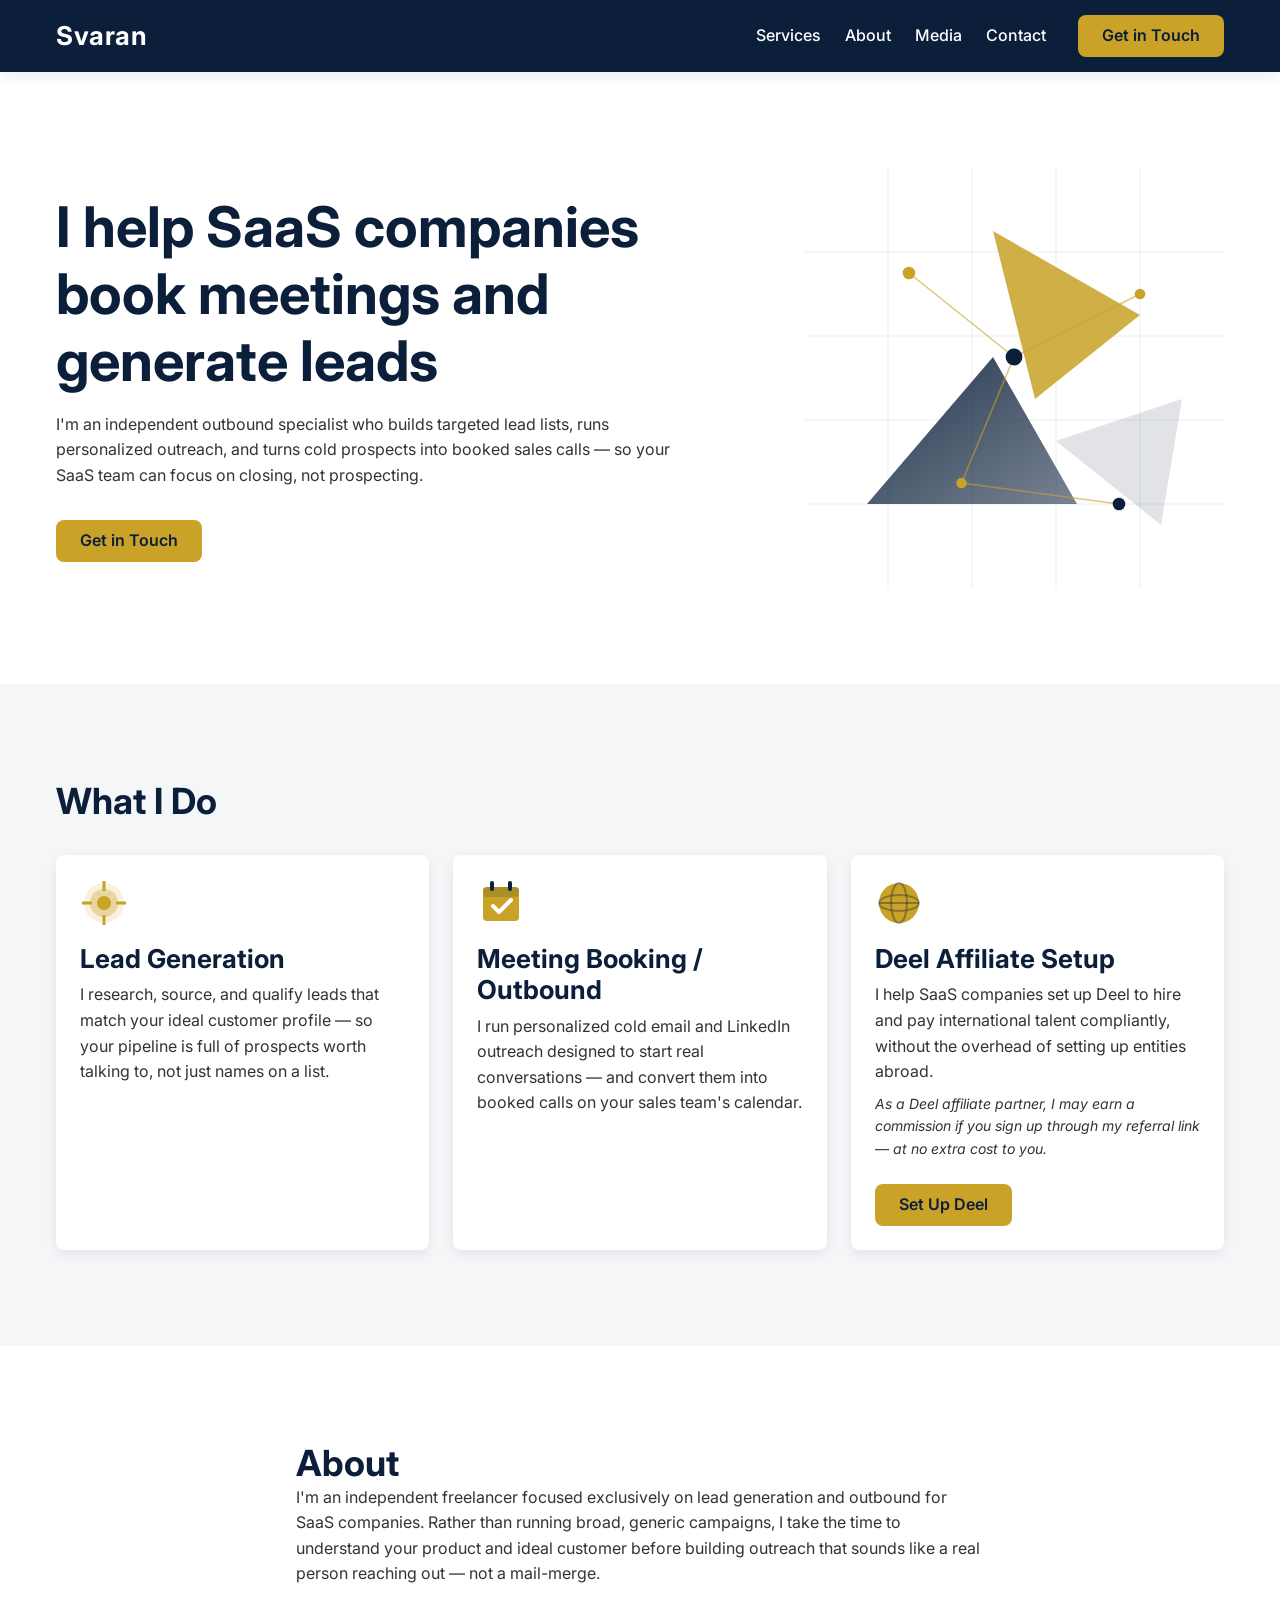
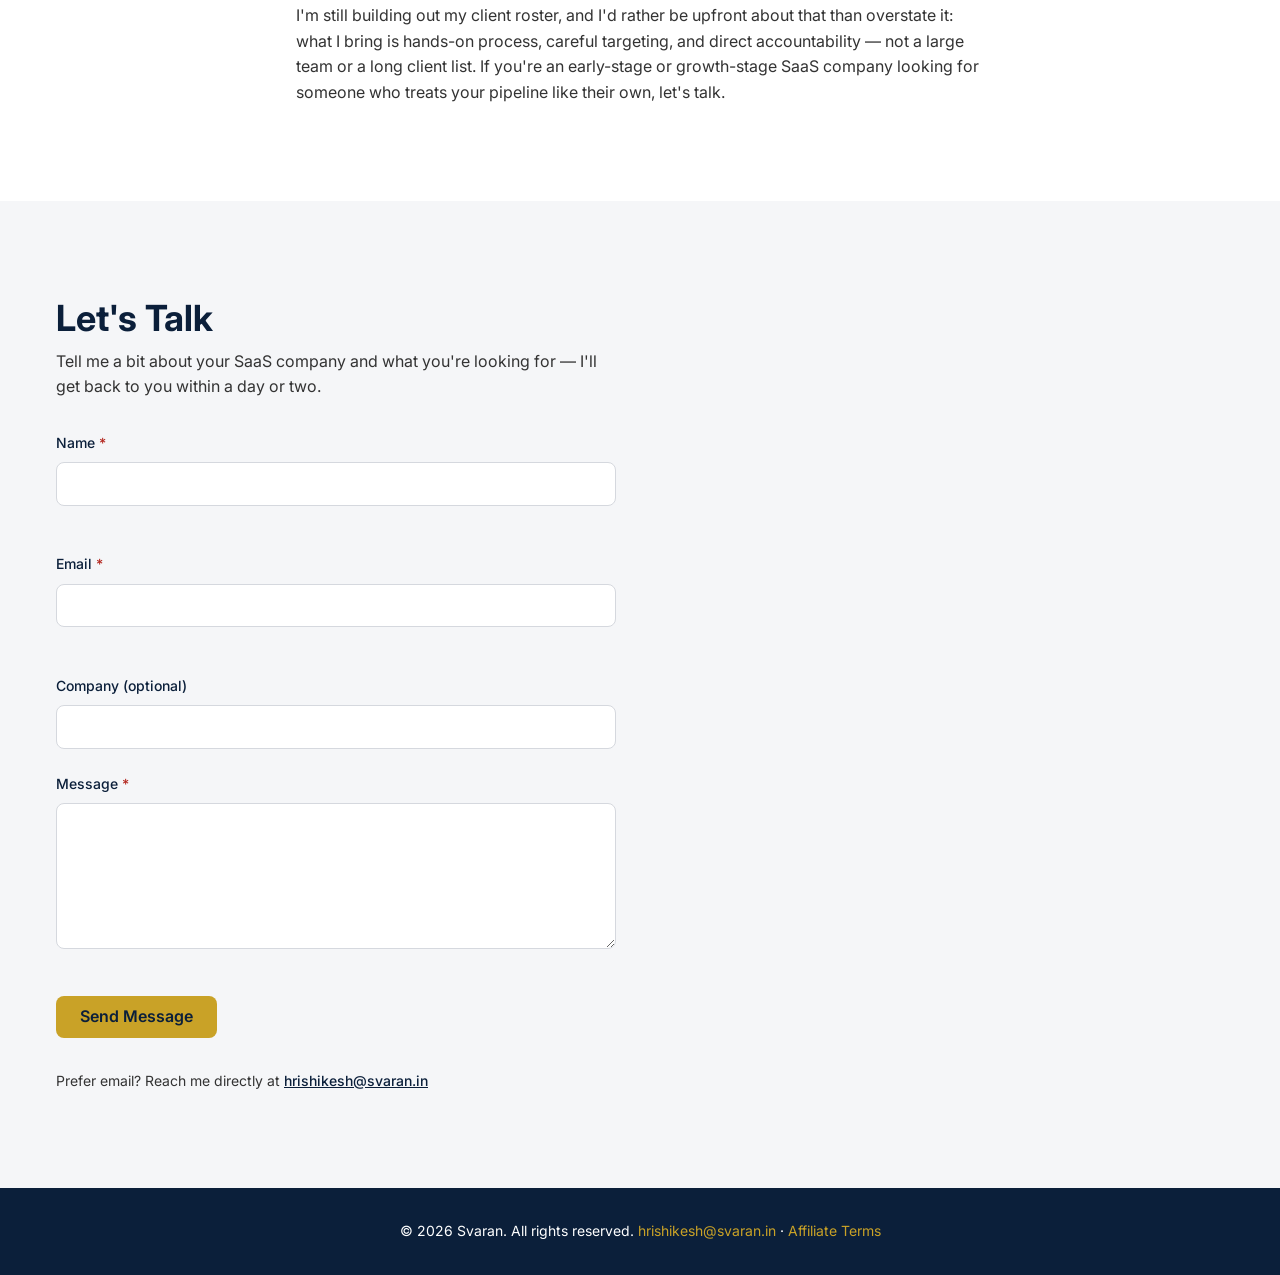
<file: index.html>
<!DOCTYPE html>
<html lang="en">
<head>
  <script>document.documentElement.classList.add('js');</script>

  <meta charset="UTF-8">
  <meta name="viewport" content="width=device-width, initial-scale=1.0">
  <title>Svaran — Lead Generation & Meeting Booking for SaaS Companies</title>
  <meta name="description" content="Freelance lead generation and outbound specialist helping SaaS companies book more sales meetings — plus Deel setup for global hiring.">

  <!-- Open Graph -->
  <meta property="og:title" content="Svaran — Lead Generation & Meeting Booking for SaaS Companies">
  <meta property="og:description" content="Freelance lead generation and outbound specialist helping SaaS companies book more sales meetings — plus Deel setup for global hiring.">
  <meta property="og:type" content="website">
  <meta property="og:url" content="https://svaran.in">
  <!-- ADD A REAL OG IMAGE (1200x630) TO /assets/ AND UPDATE THIS PATH BEFORE LAUNCH -->
  <meta property="og:image" content="https://svaran.in/assets/og-image.png">

  <link rel="icon" type="image/svg+xml" href="assets/favicon.svg">

  <!-- Google Fonts: Inter -->
  <link rel="preconnect" href="https://fonts.googleapis.com">
  <link rel="preconnect" href="https://fonts.gstatic.com" crossorigin>
  <link href="https://fonts.googleapis.com/css2?family=Inter:wght@400;500;600;700&display=swap" rel="stylesheet">

  <link rel="stylesheet" href="css/style.css">
</head>
<body>

  <header class="site-header">
    <nav class="nav container">
      <a href="#hero" class="nav-logo">Svaran</a>

      <button type="button" class="nav-toggle" aria-label="Toggle navigation menu" aria-expanded="false" aria-controls="nav-menu">
        <span class="nav-toggle-icon"></span>
      </button>

      <div class="nav-menu" id="nav-menu">
        <ul class="nav-links">
          <li><a href="#services">Services</a></li>
          <li><a href="#about">About</a></li>
          <li><a href="media.html">Media</a></li>
          <li><a href="#contact">Contact</a></li>
        </ul>
        <a href="#contact" class="btn btn-primary nav-cta">Get in Touch</a>
      </div>
    </nav>
  </header>

  <main>

    <!-- ============================== HERO ============================== -->
    <section id="hero">
      <div class="container hero-inner">
        <div class="hero-content fade-in">
          <h1>I help SaaS companies book meetings and generate leads</h1>
          <p class="hero-subhead">I'm an independent outbound specialist who builds targeted lead lists, runs personalized outreach, and turns cold prospects into booked sales calls — so your SaaS team can focus on closing, not prospecting.</p>
          <a href="#contact" class="btn btn-primary hero-cta">Get in Touch</a>
        </div>

        <div class="hero-graphic fade-in" aria-hidden="true">
          <svg viewBox="0 0 400 400" xmlns="http://www.w3.org/2000/svg" aria-hidden="true" focusable="false">
            <defs>
              <linearGradient id="heroGrad" x1="0%" y1="0%" x2="100%" y2="100%">
                <stop offset="0%" stop-color="var(--color-navy)" stop-opacity="0.9"/>
                <stop offset="100%" stop-color="var(--color-navy)" stop-opacity="0.55"/>
              </linearGradient>
            </defs>

            <!-- subtle grid -->
            <g stroke="var(--color-navy)" stroke-opacity="0.08" stroke-width="1">
              <line x1="0" y1="80" x2="400" y2="80"/>
              <line x1="0" y1="160" x2="400" y2="160"/>
              <line x1="0" y1="240" x2="400" y2="240"/>
              <line x1="0" y1="320" x2="400" y2="320"/>
              <line x1="80" y1="0" x2="80" y2="400"/>
              <line x1="160" y1="0" x2="160" y2="400"/>
              <line x1="240" y1="0" x2="240" y2="400"/>
              <line x1="320" y1="0" x2="320" y2="400"/>
            </g>

            <!-- overlapping angular shapes -->
            <polygon points="60,320 180,180 260,320" fill="url(#heroGrad)"/>
            <polygon points="180,60 320,140 220,220" fill="var(--color-gold)" fill-opacity="0.85"/>
            <polygon points="240,260 360,220 340,340" fill="var(--color-navy)" fill-opacity="0.12"/>

            <!-- network nodes / connections -->
            <g stroke="var(--color-gold)" stroke-width="1.5" stroke-opacity="0.6">
              <line x1="100" y1="100" x2="200" y2="180"/>
              <line x1="200" y1="180" x2="320" y2="120"/>
              <line x1="200" y1="180" x2="150" y2="300"/>
              <line x1="150" y1="300" x2="300" y2="320"/>
            </g>
            <g>
              <circle cx="100" cy="100" r="6" fill="var(--color-gold)"/>
              <circle cx="200" cy="180" r="8" fill="var(--color-navy)"/>
              <circle cx="320" cy="120" r="5" fill="var(--color-gold)"/>
              <circle cx="150" cy="300" r="5" fill="var(--color-gold)"/>
              <circle cx="300" cy="320" r="6" fill="var(--color-navy)"/>
            </g>
          </svg>
        </div>
      </div>
    </section>

    <!-- ============================== SERVICES ============================== -->
    <section id="services">
      <div class="container">
        <h2 class="fade-in">What I Do</h2>

        <div class="services-grid">

          <div class="card service-card fade-in">
            <div class="service-icon" aria-hidden="true">
              <svg viewBox="0 0 48 48" xmlns="http://www.w3.org/2000/svg" aria-hidden="true" focusable="false">
                <circle cx="24" cy="24" r="20" fill="var(--color-gold)" fill-opacity="0.15"/>
                <circle cx="24" cy="24" r="14" fill="var(--color-gold)" fill-opacity="0.35"/>
                <circle cx="24" cy="24" r="7" fill="var(--color-gold)"/>
                <rect x="22.5" y="2" width="3" height="10" fill="var(--color-gold)"/>
                <rect x="22.5" y="36" width="3" height="10" fill="var(--color-gold)"/>
                <rect x="2" y="22.5" width="10" height="3" fill="var(--color-gold)"/>
                <rect x="36" y="22.5" width="10" height="3" fill="var(--color-gold)"/>
              </svg>
            </div>
            <h3>Lead Generation</h3>
            <p>I research, source, and qualify leads that match your ideal customer profile — so your pipeline is full of prospects worth talking to, not just names on a list.</p>
          </div>

          <div class="card service-card fade-in">
            <div class="service-icon" aria-hidden="true">
              <svg viewBox="0 0 48 48" xmlns="http://www.w3.org/2000/svg" aria-hidden="true" focusable="false">
                <rect x="6" y="8" width="36" height="34" rx="4" fill="var(--color-gold)"/>
                <rect x="6" y="8" width="36" height="10" rx="4" fill="var(--color-navy)" fill-opacity="0.15"/>
                <rect x="13" y="2" width="4" height="10" rx="2" fill="var(--color-navy)"/>
                <rect x="31" y="2" width="4" height="10" rx="2" fill="var(--color-navy)"/>
                <path d="M16 27L22 33L34 21" stroke="var(--color-white)" stroke-width="4" stroke-linecap="round" stroke-linejoin="round" fill="none"/>
              </svg>
            </div>
            <h3>Meeting Booking / Outbound</h3>
            <p>I run personalized cold email and LinkedIn outreach designed to start real conversations — and convert them into booked calls on your sales team's calendar.</p>
          </div>

          <div class="card service-card deel-card fade-in">
            <div class="service-icon" aria-hidden="true">
              <svg viewBox="0 0 48 48" xmlns="http://www.w3.org/2000/svg" aria-hidden="true" focusable="false">
                <circle cx="24" cy="24" r="20" fill="var(--color-gold)"/>
                <ellipse cx="24" cy="24" rx="8" ry="20" fill="none" stroke="var(--color-navy)" stroke-opacity="0.35" stroke-width="2"/>
                <ellipse cx="24" cy="24" rx="20" ry="8" fill="none" stroke="var(--color-navy)" stroke-opacity="0.35" stroke-width="2"/>
                <line x1="4" y1="24" x2="44" y2="24" stroke="var(--color-navy)" stroke-opacity="0.35" stroke-width="2"/>
              </svg>
            </div>
            <h3>Deel Affiliate Setup</h3>
            <p>I help SaaS companies set up Deel to hire and pay international talent compliantly, without the overhead of setting up entities abroad.</p>
            <p class="text-small deel-disclosure">As a Deel affiliate partner, I may earn a commission if you sign up through my referral link — at no extra cost to you.</p>
            <a href="https://get.deel.com/dgjn7xkmldy9" class="btn btn-primary deel-link" target="_blank" rel="noopener noreferrer">Set Up Deel</a>
          </div>

        </div>
      </div>
    </section>

    <!-- ============================== ABOUT ============================== -->
    <section id="about">
      <div class="container about-inner fade-in">
        <h2>About</h2>
        <p>I'm an independent freelancer focused exclusively on lead generation and outbound for SaaS companies. Rather than running broad, generic campaigns, I take the time to understand your product and ideal customer before building outreach that sounds like a real person reaching out — not a mail-merge.</p>
        <p>I'm still building out my client roster, and I'd rather be upfront about that than overstate it: what I bring is hands-on process, careful targeting, and direct accountability — not a large team or a long client list. If you're an early-stage or growth-stage SaaS company looking for someone who treats your pipeline like their own, let's talk.</p>
      </div>
    </section>

    <!-- ============================== CONTACT ============================== -->
    <section id="contact">
      <div class="container">
        <h2 class="fade-in">Let's Talk</h2>
        <p class="fade-in contact-intro">Tell me a bit about your SaaS company and what you're looking for — I'll get back to you within a day or two.</p>

        <form id="contact-form" class="contact-form fade-in" action="https://formspree.io/f/xaqrpwnw" method="POST" novalidate>

          <div class="form-group">
            <label for="name">Name <span class="required">*</span></label>
            <input type="text" id="name" name="name" autocomplete="name" aria-required="true" aria-invalid="false" aria-describedby="name-error">
            <span class="form-error" id="name-error" role="alert"></span>
          </div>

          <div class="form-group">
            <label for="email">Email <span class="required">*</span></label>
            <input type="email" id="email" name="email" autocomplete="email" aria-required="true" aria-invalid="false" aria-describedby="email-error">
            <span class="form-error" id="email-error" role="alert"></span>
          </div>

          <div class="form-group">
            <label for="company">Company <span class="text-small">(optional)</span></label>
            <input type="text" id="company" name="company" autocomplete="organization">
          </div>

          <div class="form-group">
            <label for="message">Message <span class="required">*</span></label>
            <textarea id="message" name="message" rows="5" aria-required="true" aria-invalid="false" aria-describedby="message-error"></textarea>
            <span class="form-error" id="message-error" role="alert"></span>
          </div>

          <button type="submit" class="btn btn-primary">Send Message</button>

          <p class="form-status" id="form-status" role="alert" hidden></p>
        </form>

        <div class="form-success" id="form-success" hidden>
          <p>Thanks, I'll get back to you soon.</p>
        </div>

        <p class="contact-fallback text-small">Prefer email? Reach me directly at <a href="mailto:hrishikesh@svaran.in">hrishikesh@svaran.in</a></p>
      </div>
    </section>

  </main>

  <footer class="site-footer">
    <div class="container">
      <p class="text-small">&copy; 2026 Svaran. All rights reserved. <a href="mailto:hrishikesh@svaran.in">hrishikesh@svaran.in</a> · <a href="affiliate-terms.html">Affiliate Terms</a></p>
    </div>
  </footer>

  <script src="js/main.js"></script>
</body>
</html>
</file>
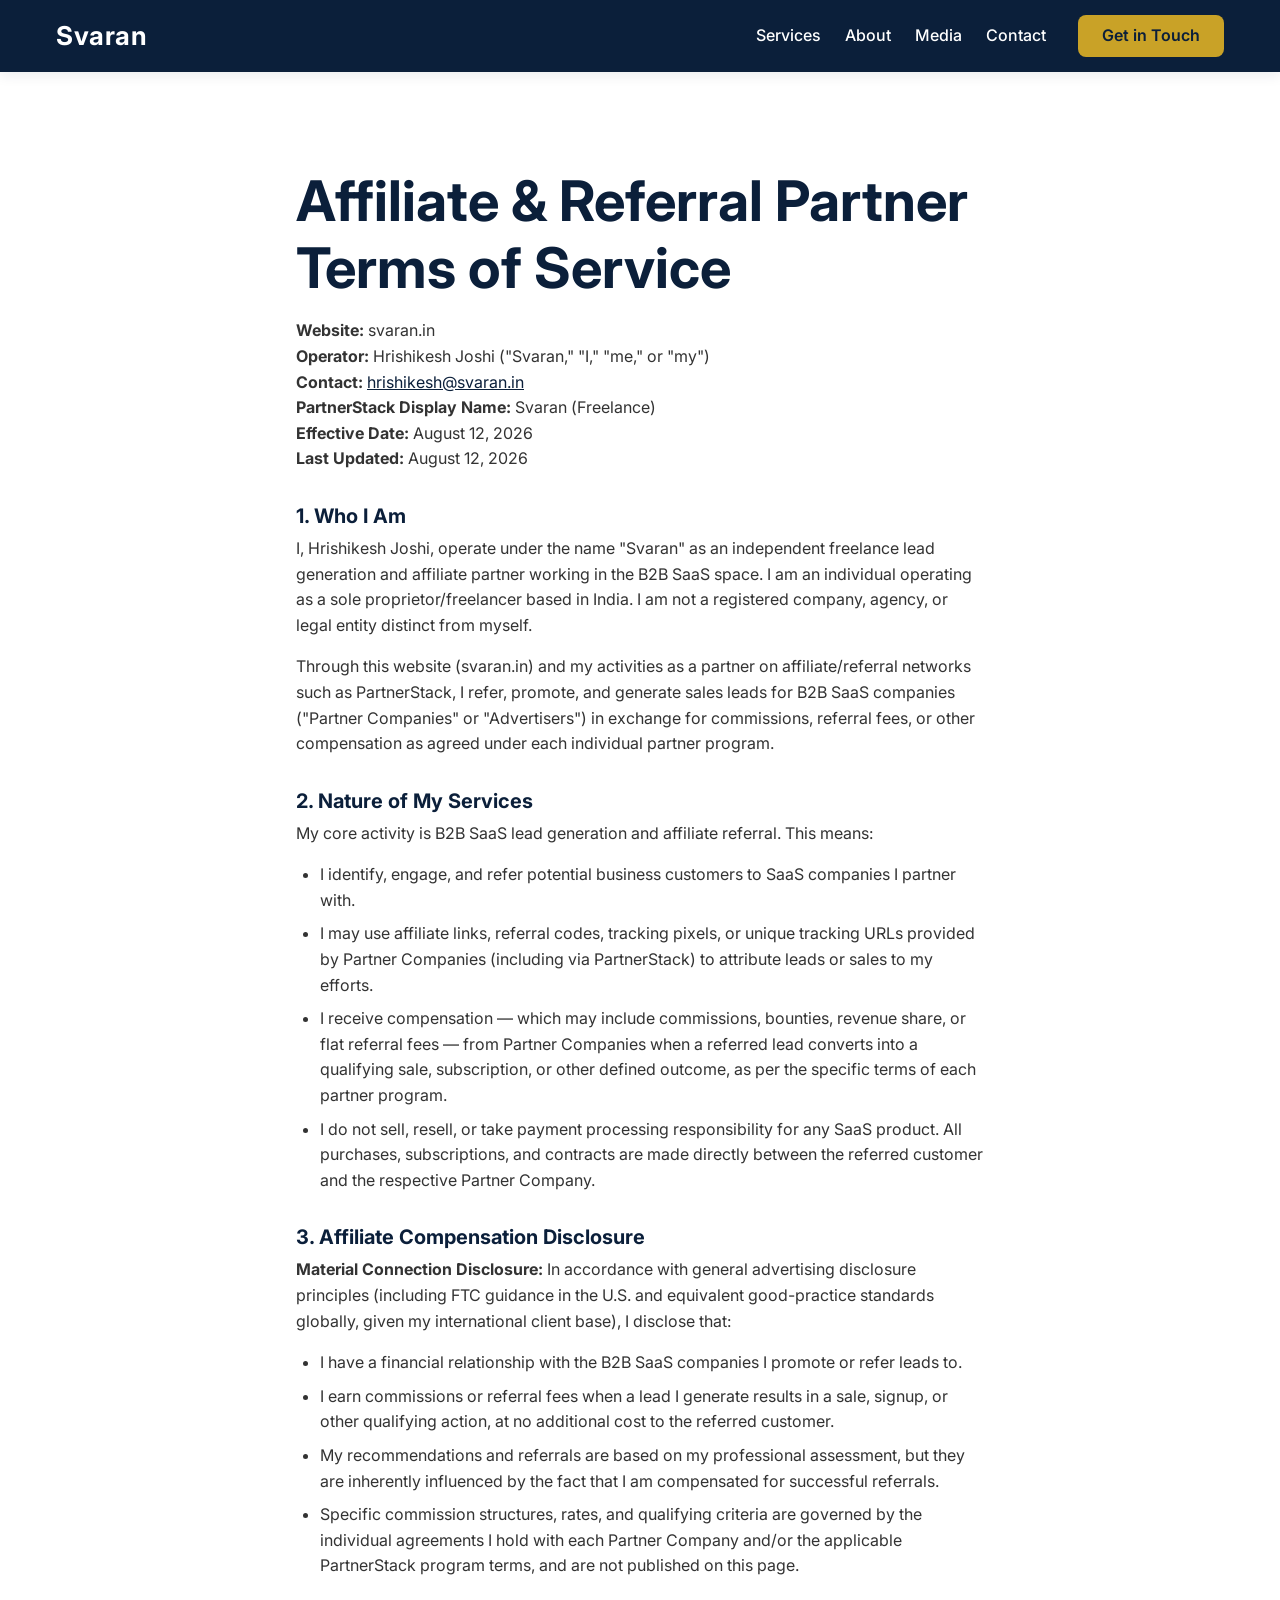
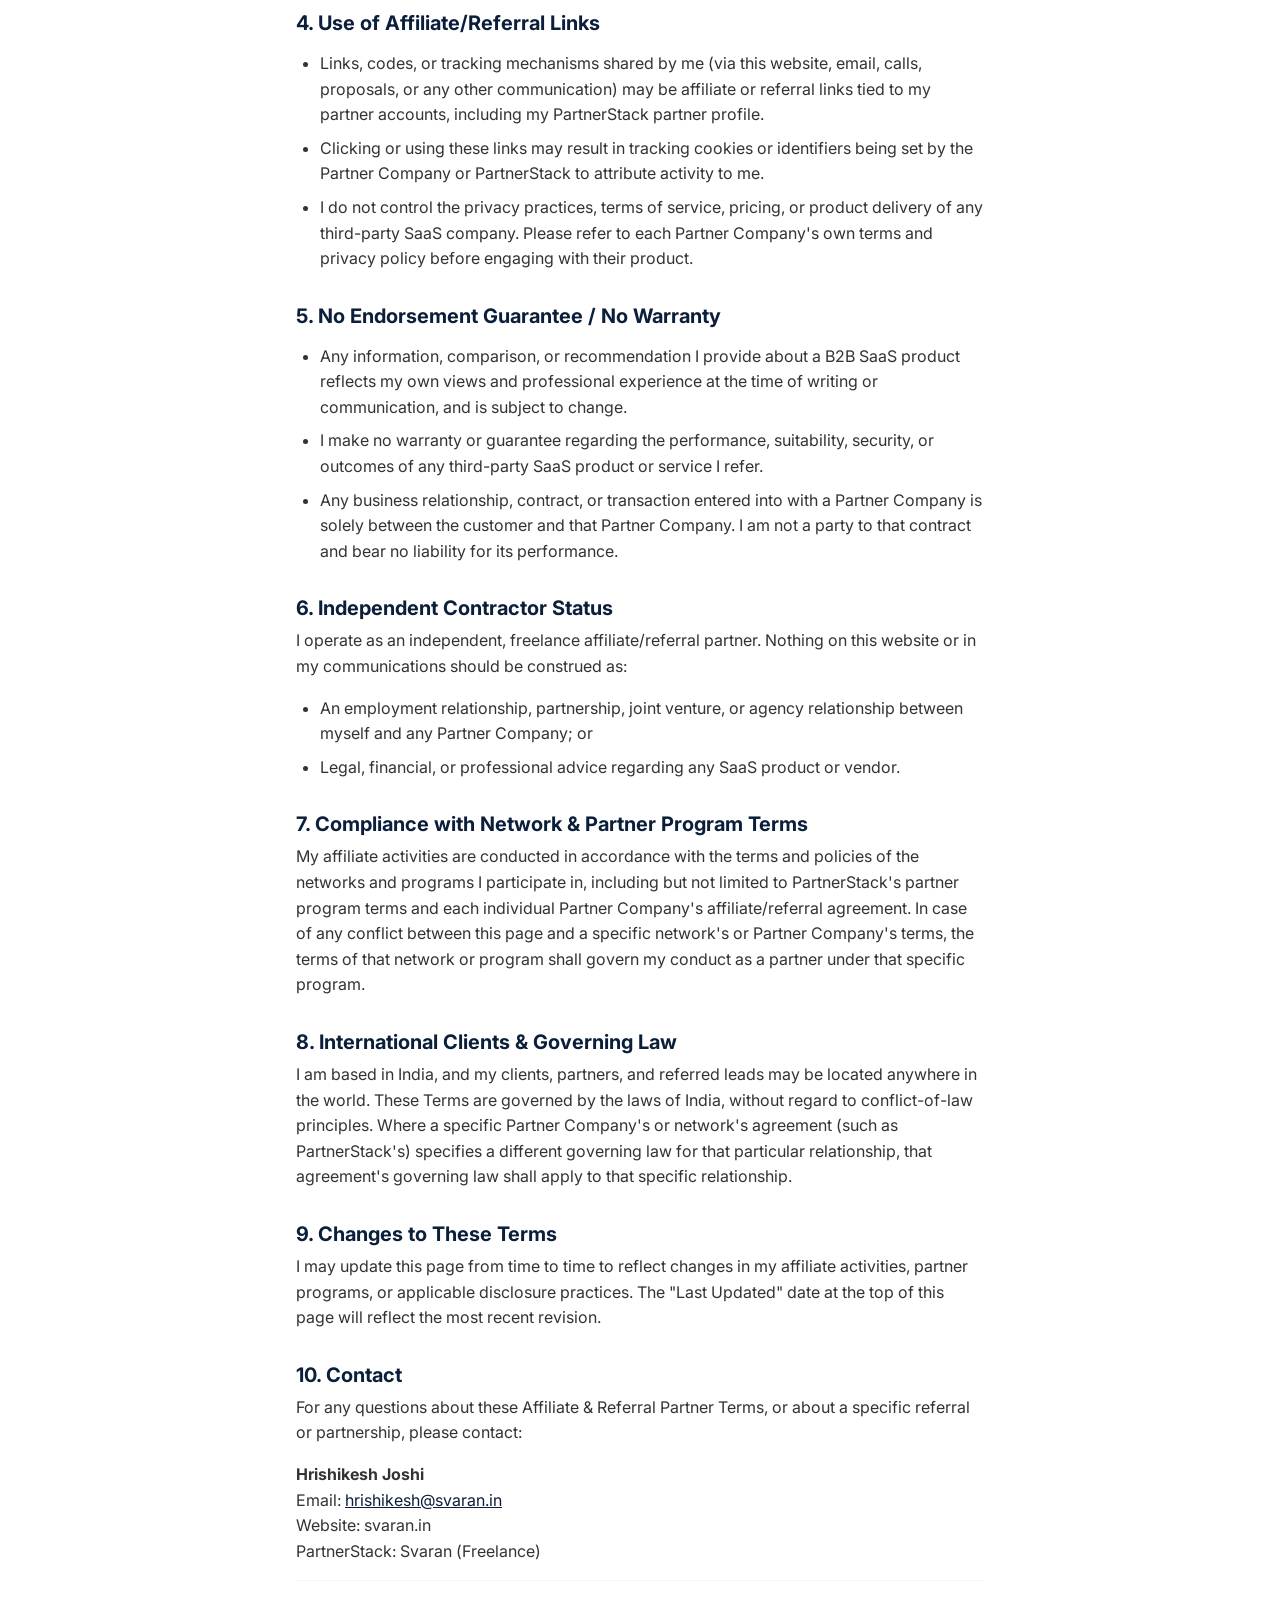
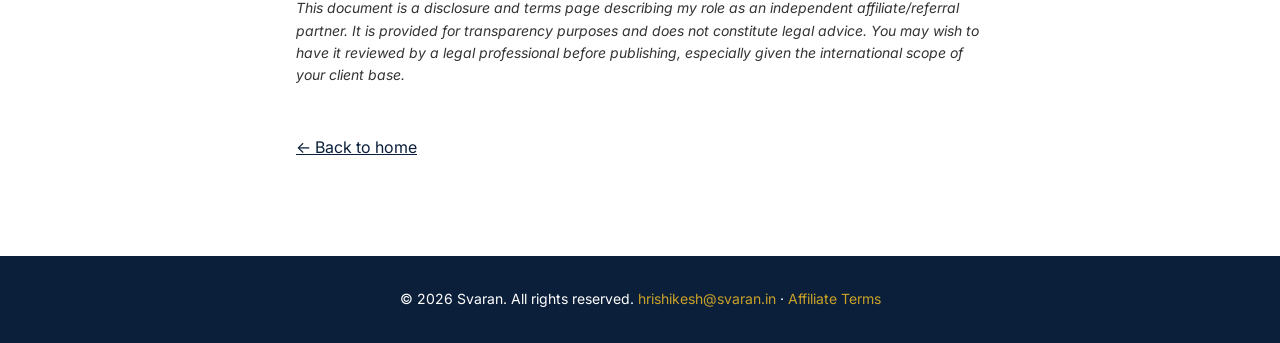
<file: affiliate-terms.html>
<!DOCTYPE html>
<html lang="en">
<head>
  <script>document.documentElement.classList.add('js');</script>

  <meta charset="UTF-8">
  <meta name="viewport" content="width=device-width, initial-scale=1.0">
  <title>Affiliate & Referral Partner Terms of Service — Svaran</title>
  <meta name="description" content="Affiliate and referral partner disclosure and terms for Svaran.">
  <meta name="robots" content="noindex">

  <link rel="icon" type="image/svg+xml" href="assets/favicon.svg">

  <link rel="preconnect" href="https://fonts.googleapis.com">
  <link rel="preconnect" href="https://fonts.gstatic.com" crossorigin>
  <link href="https://fonts.googleapis.com/css2?family=Inter:wght@400;500;600;700&display=swap" rel="stylesheet">

  <link rel="stylesheet" href="css/style.css">
</head>
<body>

  <header class="site-header">
    <nav class="nav container">
      <a href="index.html#hero" class="nav-logo">Svaran</a>

      <button type="button" class="nav-toggle" aria-label="Toggle navigation menu" aria-expanded="false" aria-controls="nav-menu">
        <span class="nav-toggle-icon"></span>
      </button>

      <div class="nav-menu" id="nav-menu">
        <ul class="nav-links">
          <li><a href="index.html#services">Services</a></li>
          <li><a href="index.html#about">About</a></li>
          <li><a href="media.html">Media</a></li>
          <li><a href="index.html#contact">Contact</a></li>
        </ul>
        <a href="index.html#contact" class="btn btn-primary nav-cta">Get in Touch</a>
      </div>
    </nav>
  </header>

  <main>
    <section id="affiliate-terms">
      <div class="container legal-content fade-in">
        <h1>Affiliate & Referral Partner Terms of Service</h1>

        <p>
          <strong>Website:</strong> svaran.in<br>
          <strong>Operator:</strong> Hrishikesh Joshi ("Svaran," "I," "me," or "my")<br>
          <strong>Contact:</strong> <a href="mailto:hrishikesh@svaran.in">hrishikesh@svaran.in</a><br>
          <strong>PartnerStack Display Name:</strong> Svaran (Freelance)<br>
          <strong>Effective Date:</strong> August 12, 2026<br>
          <strong>Last Updated:</strong> August 12, 2026
        </p>

        <h2>1. Who I Am</h2>
        <p>I, Hrishikesh Joshi, operate under the name "Svaran" as an independent freelance lead generation and affiliate partner working in the B2B SaaS space. I am an individual operating as a sole proprietor/freelancer based in India. I am not a registered company, agency, or legal entity distinct from myself.</p>
        <p>Through this website (svaran.in) and my activities as a partner on affiliate/referral networks such as PartnerStack, I refer, promote, and generate sales leads for B2B SaaS companies ("Partner Companies" or "Advertisers") in exchange for commissions, referral fees, or other compensation as agreed under each individual partner program.</p>

        <h2>2. Nature of My Services</h2>
        <p>My core activity is B2B SaaS lead generation and affiliate referral. This means:</p>
        <ul class="legal-list">
          <li>I identify, engage, and refer potential business customers to SaaS companies I partner with.</li>
          <li>I may use affiliate links, referral codes, tracking pixels, or unique tracking URLs provided by Partner Companies (including via PartnerStack) to attribute leads or sales to my efforts.</li>
          <li>I receive compensation — which may include commissions, bounties, revenue share, or flat referral fees — from Partner Companies when a referred lead converts into a qualifying sale, subscription, or other defined outcome, as per the specific terms of each partner program.</li>
          <li>I do not sell, resell, or take payment processing responsibility for any SaaS product. All purchases, subscriptions, and contracts are made directly between the referred customer and the respective Partner Company.</li>
        </ul>

        <h2>3. Affiliate Compensation Disclosure</h2>
        <p><strong>Material Connection Disclosure:</strong> In accordance with general advertising disclosure principles (including FTC guidance in the U.S. and equivalent good-practice standards globally, given my international client base), I disclose that:</p>
        <ul class="legal-list">
          <li>I have a financial relationship with the B2B SaaS companies I promote or refer leads to.</li>
          <li>I earn commissions or referral fees when a lead I generate results in a sale, signup, or other qualifying action, at no additional cost to the referred customer.</li>
          <li>My recommendations and referrals are based on my professional assessment, but they are inherently influenced by the fact that I am compensated for successful referrals.</li>
          <li>Specific commission structures, rates, and qualifying criteria are governed by the individual agreements I hold with each Partner Company and/or the applicable PartnerStack program terms, and are not published on this page.</li>
        </ul>

        <h2>4. Use of Affiliate/Referral Links</h2>
        <ul class="legal-list">
          <li>Links, codes, or tracking mechanisms shared by me (via this website, email, calls, proposals, or any other communication) may be affiliate or referral links tied to my partner accounts, including my PartnerStack partner profile.</li>
          <li>Clicking or using these links may result in tracking cookies or identifiers being set by the Partner Company or PartnerStack to attribute activity to me.</li>
          <li>I do not control the privacy practices, terms of service, pricing, or product delivery of any third-party SaaS company. Please refer to each Partner Company's own terms and privacy policy before engaging with their product.</li>
        </ul>

        <h2>5. No Endorsement Guarantee / No Warranty</h2>
        <ul class="legal-list">
          <li>Any information, comparison, or recommendation I provide about a B2B SaaS product reflects my own views and professional experience at the time of writing or communication, and is subject to change.</li>
          <li>I make no warranty or guarantee regarding the performance, suitability, security, or outcomes of any third-party SaaS product or service I refer.</li>
          <li>Any business relationship, contract, or transaction entered into with a Partner Company is solely between the customer and that Partner Company. I am not a party to that contract and bear no liability for its performance.</li>
        </ul>

        <h2>6. Independent Contractor Status</h2>
        <p>I operate as an independent, freelance affiliate/referral partner. Nothing on this website or in my communications should be construed as:</p>
        <ul class="legal-list">
          <li>An employment relationship, partnership, joint venture, or agency relationship between myself and any Partner Company; or</li>
          <li>Legal, financial, or professional advice regarding any SaaS product or vendor.</li>
        </ul>

        <h2>7. Compliance with Network & Partner Program Terms</h2>
        <p>My affiliate activities are conducted in accordance with the terms and policies of the networks and programs I participate in, including but not limited to PartnerStack's partner program terms and each individual Partner Company's affiliate/referral agreement. In case of any conflict between this page and a specific network's or Partner Company's terms, the terms of that network or program shall govern my conduct as a partner under that specific program.</p>

        <h2>8. International Clients & Governing Law</h2>
        <p>I am based in India, and my clients, partners, and referred leads may be located anywhere in the world. These Terms are governed by the laws of India, without regard to conflict-of-law principles. Where a specific Partner Company's or network's agreement (such as PartnerStack's) specifies a different governing law for that particular relationship, that agreement's governing law shall apply to that specific relationship.</p>

        <h2>9. Changes to These Terms</h2>
        <p>I may update this page from time to time to reflect changes in my affiliate activities, partner programs, or applicable disclosure practices. The "Last Updated" date at the top of this page will reflect the most recent revision.</p>

        <h2>10. Contact</h2>
        <p>For any questions about these Affiliate & Referral Partner Terms, or about a specific referral or partnership, please contact:</p>
        <p>
          <strong>Hrishikesh Joshi</strong><br>
          Email: <a href="mailto:hrishikesh@svaran.in">hrishikesh@svaran.in</a><br>
          Website: svaran.in<br>
          PartnerStack: Svaran (Freelance)
        </p>

        <p class="text-small legal-disclaimer"><em>This document is a disclosure and terms page describing my role as an independent affiliate/referral partner. It is provided for transparency purposes and does not constitute legal advice. You may wish to have it reviewed by a legal professional before publishing, especially given the international scope of your client base.</em></p>

        <p class="legal-back"><a href="index.html">&larr; Back to home</a></p>
      </div>
    </section>
  </main>

  <footer class="site-footer">
    <div class="container">
      <p class="text-small">&copy; 2026 Svaran. All rights reserved. <a href="mailto:hrishikesh@svaran.in">hrishikesh@svaran.in</a> · <a href="affiliate-terms.html">Affiliate Terms</a></p>
    </div>
  </footer>

  <script src="js/main.js"></script>
</body>
</html>
</file>
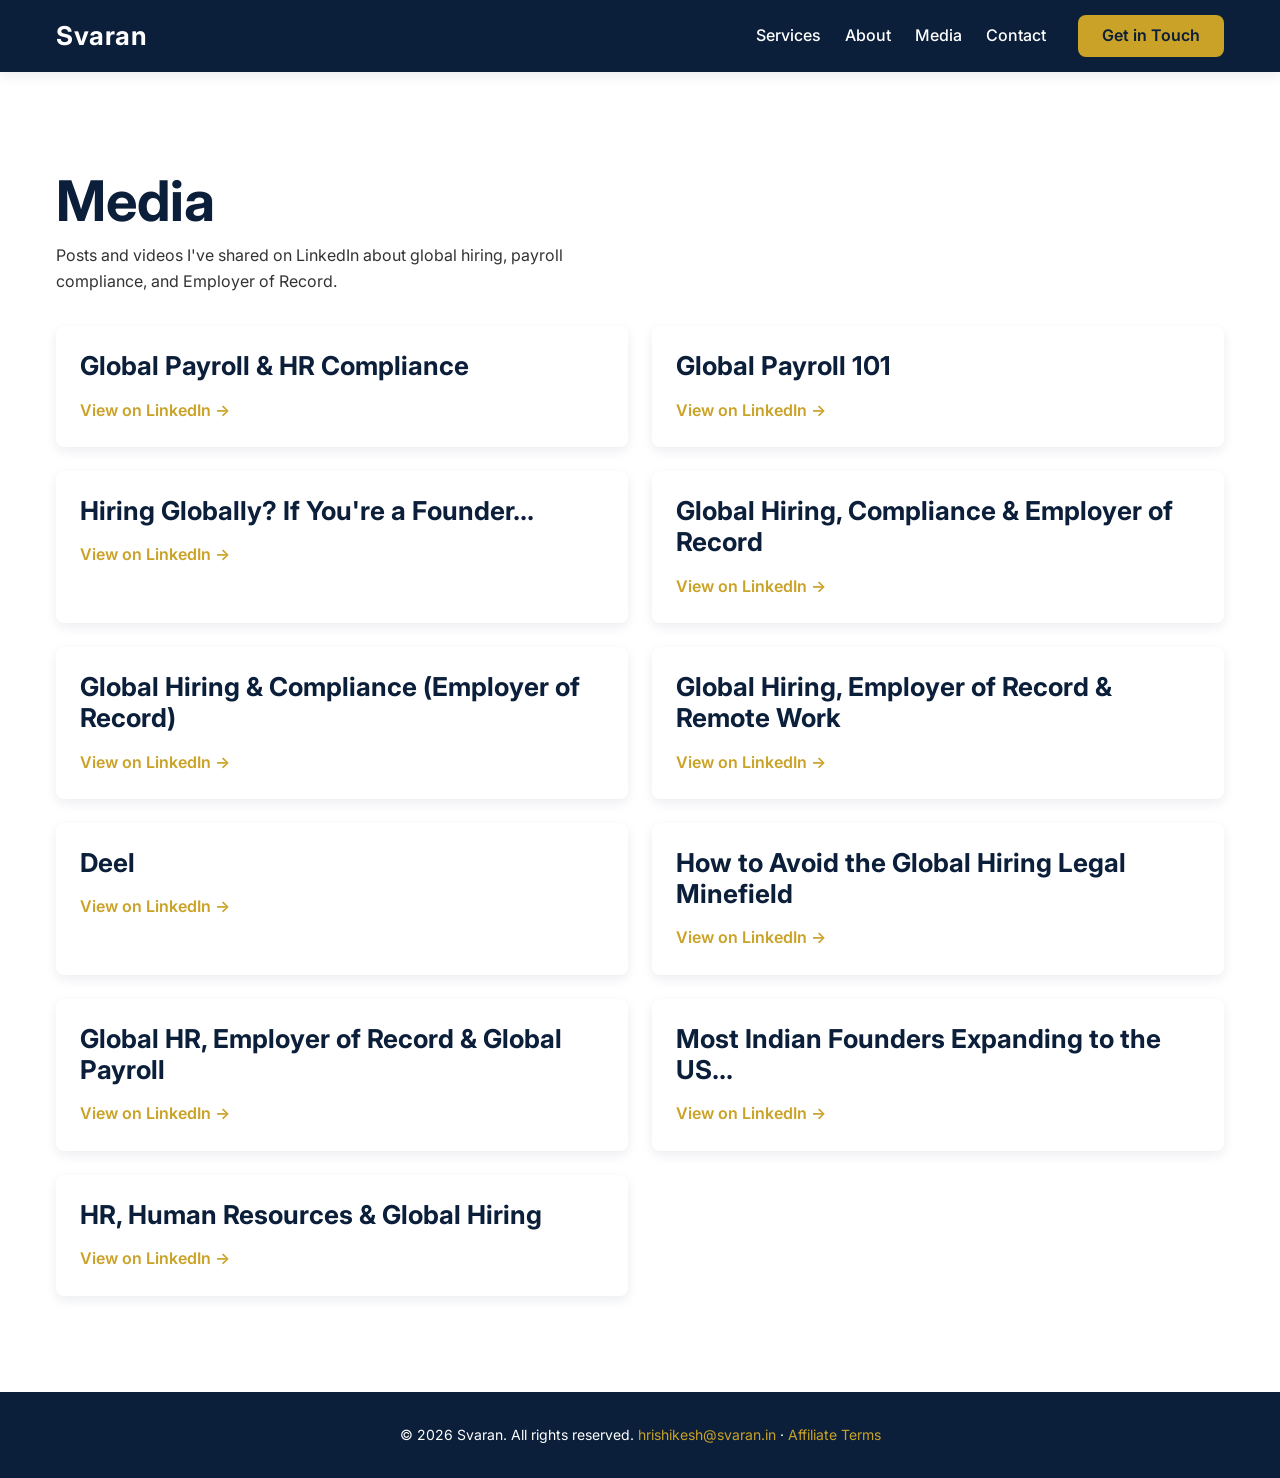
<file: media.html>
<!DOCTYPE html>
<html lang="en">
<head>
  <script>document.documentElement.classList.add('js');</script>

  <meta charset="UTF-8">
  <meta name="viewport" content="width=device-width, initial-scale=1.0">
  <title>Media — Svaran</title>
  <meta name="description" content="LinkedIn posts and videos from Svaran on global hiring, payroll compliance, and Employer of Record.">

  <!-- Open Graph -->
  <meta property="og:title" content="Media — Svaran">
  <meta property="og:description" content="LinkedIn posts and videos from Svaran on global hiring, payroll compliance, and Employer of Record.">
  <meta property="og:type" content="website">
  <meta property="og:url" content="https://svaran.in/media.html">

  <link rel="icon" type="image/svg+xml" href="assets/favicon.svg">

  <link rel="preconnect" href="https://fonts.googleapis.com">
  <link rel="preconnect" href="https://fonts.gstatic.com" crossorigin>
  <link href="https://fonts.googleapis.com/css2?family=Inter:wght@400;500;600;700&display=swap" rel="stylesheet">

  <link rel="stylesheet" href="css/style.css">
</head>
<body>

  <header class="site-header">
    <nav class="nav container">
      <a href="index.html#hero" class="nav-logo">Svaran</a>

      <button type="button" class="nav-toggle" aria-label="Toggle navigation menu" aria-expanded="false" aria-controls="nav-menu">
        <span class="nav-toggle-icon"></span>
      </button>

      <div class="nav-menu" id="nav-menu">
        <ul class="nav-links">
          <li><a href="index.html#services">Services</a></li>
          <li><a href="index.html#about">About</a></li>
          <li><a href="media.html">Media</a></li>
          <li><a href="index.html#contact">Contact</a></li>
        </ul>
        <a href="index.html#contact" class="btn btn-primary nav-cta">Get in Touch</a>
      </div>
    </nav>
  </header>

  <main>
    <section id="media">
      <div class="container">
        <h1 class="fade-in">Media</h1>
        <p class="fade-in media-intro">Posts and videos I've shared on LinkedIn about global hiring, payroll compliance, and Employer of Record.</p>

        <div class="media-grid">

          <a class="card media-card fade-in" href="https://www.linkedin.com/posts/hrishikeshjoshi1979_globalpayroll-hrcompliance-payrollcompliance-activity-7491507183356952576-CFLL" target="_blank" rel="noopener noreferrer">
            <h3>Global Payroll & HR Compliance</h3>
            <span class="media-link">View on LinkedIn &rarr;</span>
          </a>

          <a class="card media-card fade-in" href="https://www.linkedin.com/posts/hrishikeshjoshi1979_global-payroll-101-luma-activity-7486511762540920832-iF9X" target="_blank" rel="noopener noreferrer">
            <h3>Global Payroll 101</h3>
            <span class="media-link">View on LinkedIn &rarr;</span>
          </a>

          <a class="card media-card fade-in" href="https://www.linkedin.com/posts/hrishikeshjoshi1979_hiring-globally-if-youre-a-founder-activity-7483407111851397120-9ZF9" target="_blank" rel="noopener noreferrer">
            <h3>Hiring Globally? If You're a Founder...</h3>
            <span class="media-link">View on LinkedIn &rarr;</span>
          </a>

          <a class="card media-card fade-in" href="https://www.linkedin.com/posts/hrishikeshjoshi1979_globalhiring-compliance-employerofrecord-activity-7477808819927175168-sMsl" target="_blank" rel="noopener noreferrer">
            <h3>Global Hiring, Compliance & Employer of Record</h3>
            <span class="media-link">View on LinkedIn &rarr;</span>
          </a>

          <a class="card media-card fade-in" href="https://www.linkedin.com/posts/hrishikeshjoshi1979_globalhiring-compliance-employerofrecord-activity-7477784808912433152-1f2x" target="_blank" rel="noopener noreferrer">
            <h3>Global Hiring & Compliance (Employer of Record)</h3>
            <span class="media-link">View on LinkedIn &rarr;</span>
          </a>

          <a class="card media-card fade-in" href="https://www.linkedin.com/posts/hrishikeshjoshi1979_globalhiring-employerofrecord-remotework-activity-7476916797972140032-WDXS" target="_blank" rel="noopener noreferrer">
            <h3>Global Hiring, Employer of Record & Remote Work</h3>
            <span class="media-link">View on LinkedIn &rarr;</span>
          </a>

          <a class="card media-card fade-in" href="https://www.linkedin.com/posts/hrishikeshjoshi1979_deel-activity-7475225780193763328-fcwO" target="_blank" rel="noopener noreferrer">
            <h3>Deel</h3>
            <span class="media-link">View on LinkedIn &rarr;</span>
          </a>

          <a class="card media-card fade-in" href="https://www.linkedin.com/posts/hrishikeshjoshi1979_how-to-avoid-the-global-hiring-legal-minefield-activity-7472327906644656129-zNGt" target="_blank" rel="noopener noreferrer">
            <h3>How to Avoid the Global Hiring Legal Minefield</h3>
            <span class="media-link">View on LinkedIn &rarr;</span>
          </a>

          <a class="card media-card fade-in" href="https://www.linkedin.com/posts/hrishikeshjoshi1979_globalhr-employerofrecord-globalpayroll-activity-7470190785305468929-ffAQ" target="_blank" rel="noopener noreferrer">
            <h3>Global HR, Employer of Record & Global Payroll</h3>
            <span class="media-link">View on LinkedIn &rarr;</span>
          </a>

          <a class="card media-card fade-in" href="https://www.linkedin.com/posts/hrishikeshjoshi1979_most-indian-founders-expanding-to-the-us-activity-7468377295032987649-FL-b" target="_blank" rel="noopener noreferrer">
            <h3>Most Indian Founders Expanding to the US...</h3>
            <span class="media-link">View on LinkedIn &rarr;</span>
          </a>

          <a class="card media-card fade-in" href="https://www.linkedin.com/posts/hrishikeshjoshi1979_hr-humanresources-globalhiring-activity-7467332842382024704-hprp" target="_blank" rel="noopener noreferrer">
            <h3>HR, Human Resources & Global Hiring</h3>
            <span class="media-link">View on LinkedIn &rarr;</span>
          </a>

        </div>
      </div>
    </section>
  </main>

  <footer class="site-footer">
    <div class="container">
      <p class="text-small">&copy; 2026 Svaran. All rights reserved. <a href="mailto:hrishikesh@svaran.in">hrishikesh@svaran.in</a> · <a href="affiliate-terms.html">Affiliate Terms</a></p>
    </div>
  </footer>

  <script src="js/main.js"></script>
</body>
</html>
</file>
<file: css/style.css>
/* ==========================================================================
   Svaran — Global Stylesheet
   ========================================================================== */

/* --------------------------------------------------------------------------
   1. CSS Reset / Normalize
   -------------------------------------------------------------------------- */
*,
*::before,
*::after {
  box-sizing: border-box;
}

html,
body,
h1,
h2,
h3,
h4,
p,
figure,
blockquote,
dl,
dd,
ul,
ol {
  margin: 0;
}

ul,
ol {
  padding: 0;
  list-style: none;
}

html {
  -webkit-text-size-adjust: 100%;
  scroll-behavior: smooth;
}

body {
  min-height: 100vh;
  text-rendering: optimizeSpeed;
  -webkit-font-smoothing: antialiased;
  -moz-osx-font-smoothing: grayscale;
}

img,
picture,
svg {
  display: block;
  max-width: 100%;
}

a {
  color: inherit;
  text-decoration: none;
}

/* Visible keyboard focus. Navy outline for light backgrounds; gold inside
   the navy header/footer, since navy-on-navy and gold-on-white both fail
   WCAG's 3:1 non-text contrast minimum. */
a:focus-visible,
button:focus-visible,
input:focus-visible,
textarea:focus-visible {
  outline: 2px solid var(--color-navy);
  outline-offset: 2px;
}

.site-header a:focus-visible,
.site-header button:focus-visible,
.site-footer a:focus-visible {
  outline-color: var(--color-gold);
}

button {
  font: inherit;
  color: inherit;
  background: none;
  border: none;
  cursor: pointer;
}

input,
button,
textarea,
select {
  font: inherit;
}

/* --------------------------------------------------------------------------
   2. Design Tokens (CSS Custom Properties)
   -------------------------------------------------------------------------- */
:root {
  /* Colors */
  --color-navy: #0B1F3A;
  --color-gold: #C9A227;
  --color-white: #FFFFFF;
  --color-gray-light: #F5F6F8;
  --color-gray-text: #333333;

  /* Semantic color aliases */
  --color-bg: var(--color-white);
  --color-bg-alt: var(--color-gray-light);
  --color-text: var(--color-gray-text);
  --color-primary: var(--color-navy);
  --color-accent: var(--color-gold);

  /* Typography */
  --font-family-base: 'Inter', -apple-system, BlinkMacSystemFont, 'Segoe UI', sans-serif;

  /* Mobile-first type scale */
  --font-size-h1: 2rem;        /* 32px */
  --font-size-h2: 1.625rem;    /* 26px */
  --font-size-h3: 1.25rem;     /* 20px */
  --font-size-body: 1rem;      /* 16px */
  --font-size-small: 0.875rem; /* 14px */

  --line-height-heading: 1.2;
  --line-height-body: 1.6;

  --font-weight-regular: 400;
  --font-weight-medium: 500;
  --font-weight-semibold: 600;
  --font-weight-bold: 700;

  /* Spacing scale (8px base unit) */
  --space-1: 8px;
  --space-2: 16px;
  --space-3: 24px;
  --space-4: 32px;
  --space-6: 48px;
  --space-8: 64px;
  --space-12: 96px;

  /* Radius & Shadow */
  --radius-base: 8px;
  --shadow-card: 0 4px 12px rgba(11, 31, 58, 0.08);

  /* Layout */
  --container-max-width: 1200px;
  --header-height: 72px;

  /* Utility (form validation state — additive, does not alter core palette) */
  --color-error: #B3261E;
  --shadow-card-hover: 0 8px 20px rgba(11, 31, 58, 0.14);
}

/* --------------------------------------------------------------------------
   3. Base Element Styles
   -------------------------------------------------------------------------- */
body {
  font-family: var(--font-family-base);
  font-size: var(--font-size-body);
  line-height: var(--line-height-body);
  color: var(--color-text);
  background-color: var(--color-bg);
}

h1,
h2,
h3 {
  font-weight: var(--font-weight-bold);
  line-height: var(--line-height-heading);
  color: var(--color-primary);
}

h1 {
  font-size: var(--font-size-h1);
}

h2 {
  font-size: var(--font-size-h2);
}

h3 {
  font-size: var(--font-size-h3);
}

small,
.text-small {
  font-size: var(--font-size-small);
}

/* --------------------------------------------------------------------------
   4. Layout Helpers
   -------------------------------------------------------------------------- */
.container {
  width: 100%;
  max-width: var(--container-max-width);
  margin-inline: auto;
  padding-inline: var(--space-2);
}

section {
  padding-block: var(--space-8);
}

/* --------------------------------------------------------------------------
   5. Buttons
   -------------------------------------------------------------------------- */
.btn {
  display: inline-block;
  font-weight: var(--font-weight-semibold);
  font-size: var(--font-size-body);
  padding: var(--space-1) var(--space-3);
  border-radius: var(--radius-base);
  transition: background-color 0.2s ease, color 0.2s ease, transform 0.2s ease;
}

.btn-primary {
  background-color: var(--color-accent);
  color: var(--color-navy);
}

.btn-primary:hover {
  background-color: #b8931f;
  transform: translateY(-2px);
}

.btn-primary:active {
  transform: translateY(0);
}

/* --------------------------------------------------------------------------
   6. Header / Nav
   -------------------------------------------------------------------------- */
.site-header {
  position: sticky;
  top: 0;
  z-index: 100;
  background-color: var(--color-navy);
  box-shadow: var(--shadow-card);
}

.nav {
  display: flex;
  align-items: center;
  justify-content: space-between;
  height: var(--header-height);
}

.nav-logo {
  font-size: var(--font-size-h3);
  font-weight: var(--font-weight-bold);
  color: var(--color-white);
  letter-spacing: 0.02em;
}

.nav-toggle {
  display: block;
  z-index: 110;
  padding: var(--space-1);
}

.nav-toggle-icon,
.nav-toggle-icon::before,
.nav-toggle-icon::after {
  display: block;
  width: 24px;
  height: 2px;
  background-color: var(--color-white);
  transition: transform 0.2s ease, opacity 0.2s ease;
}

.nav-toggle-icon::before,
.nav-toggle-icon::after {
  content: '';
  position: relative;
}

.nav-toggle-icon::before {
  top: 6px;
}

.nav-toggle-icon::after {
  top: 4px;
}

.nav-menu {
  position: fixed;
  inset: var(--header-height) 0 0 0;
  background-color: var(--color-navy);
  display: flex;
  flex-direction: column;
  align-items: center;
  justify-content: center;
  gap: var(--space-3);
  transform: translateX(100%);
  visibility: hidden;
  transition: transform 0.25s ease, visibility 0s linear 0.25s;
}

.nav-menu.is-open {
  transform: translateX(0);
  visibility: visible;
  transition: transform 0.25s ease;
}

.nav-links {
  display: flex;
  flex-direction: column;
  align-items: center;
  gap: var(--space-3);
}

.nav-links a {
  color: var(--color-white);
  font-weight: var(--font-weight-medium);
}

.nav-links a:hover {
  color: var(--color-accent);
}

.nav-cta {
  display: none;
}

/* --------------------------------------------------------------------------
   7. Sections
   -------------------------------------------------------------------------- */
#hero {
  background-color: var(--color-bg);
}

#services {
  background-color: var(--color-bg-alt);
}

#about {
  background-color: var(--color-bg);
}

#contact {
  background-color: var(--color-bg-alt);
}

.card {
  background-color: var(--color-white);
  border-radius: var(--radius-base);
  box-shadow: var(--shadow-card);
  padding: var(--space-3);
  transition: transform 0.2s ease, box-shadow 0.2s ease;
}

/* --------------------------------------------------------------------------
   7a. Hero
   -------------------------------------------------------------------------- */
.hero-inner {
  display: flex;
  flex-direction: column;
  align-items: center;
  gap: var(--space-6);
  text-align: center;
}

.hero-content {
  max-width: 640px;
}

.hero-subhead {
  margin-top: var(--space-2);
  font-size: var(--font-size-body);
  color: var(--color-text);
}

.hero-cta {
  margin-top: var(--space-4);
}

.hero-graphic {
  width: 100%;
  max-width: 320px;
}

.hero-graphic svg {
  width: 100%;
  height: auto;
}

/* --------------------------------------------------------------------------
   7b. Services
   -------------------------------------------------------------------------- */
.services-grid {
  display: grid;
  grid-template-columns: 1fr;
  gap: var(--space-3);
  margin-top: var(--space-4);
}

.service-card h3 {
  margin-top: var(--space-2);
}

.service-card p {
  margin-top: var(--space-1);
}

.service-icon svg {
  width: 48px;
  height: 48px;
}

.deel-card {
  display: flex;
  flex-direction: column;
}

.deel-disclosure {
  margin-top: var(--space-2);
  color: var(--color-text);
  font-style: italic;
}

.deel-link {
  margin-top: var(--space-3);
  align-self: flex-start;
}

/* --------------------------------------------------------------------------
   7c. About
   -------------------------------------------------------------------------- */
.about-inner {
  max-width: 720px;
}

.about-inner p + p {
  margin-top: var(--space-2);
}

/* --------------------------------------------------------------------------
   7c-2. Legal / Affiliate Terms
   -------------------------------------------------------------------------- */
.legal-content {
  max-width: 720px;
}

.legal-content h1 {
  margin-bottom: var(--space-1);
}

.legal-content h2 {
  font-size: 1.25rem;
  margin-top: var(--space-4);
  margin-bottom: var(--space-1);
}

.legal-content p {
  margin-top: var(--space-2);
  color: var(--color-text);
}

.legal-content h2 + p {
  margin-top: var(--space-1);
}

.legal-content a {
  color: var(--color-primary);
  text-decoration: underline;
}

.legal-list {
  margin-top: var(--space-2);
  padding-left: var(--space-3);
  list-style: disc;
}

.legal-list li {
  margin-top: var(--space-1);
  color: var(--color-text);
}

.legal-list li:first-child {
  margin-top: 0;
}

.legal-disclaimer {
  margin-top: var(--space-4);
  padding-top: var(--space-2);
  border-top: 1px solid var(--color-gray-light);
}

.legal-back {
  margin-top: var(--space-6) !important;
}

/* --------------------------------------------------------------------------
   7c-3. Media
   -------------------------------------------------------------------------- */
.media-intro {
  margin-top: var(--space-1);
  max-width: 560px;
  color: var(--color-text);
}

.media-grid {
  display: grid;
  grid-template-columns: 1fr;
  gap: var(--space-3);
  margin-top: var(--space-4);
}

.media-card {
  display: block;
  color: var(--color-text);
}

.media-card h3 {
  color: var(--color-primary);
}

.media-link {
  display: inline-block;
  margin-top: var(--space-2);
  color: var(--color-accent);
  font-weight: 600;
}

.media-card:hover {
  transform: translateY(-2px);
  box-shadow: var(--shadow-card-hover, var(--shadow-card));
}

/* --------------------------------------------------------------------------
   7d. Contact
   -------------------------------------------------------------------------- */
.contact-intro {
  margin-top: var(--space-1);
  max-width: 560px;
}

.contact-form {
  margin-top: var(--space-4);
  max-width: 560px;
  display: flex;
  flex-direction: column;
  gap: var(--space-3);
}

.form-group {
  display: flex;
  flex-direction: column;
  gap: var(--space-1);
}

.form-group label {
  font-weight: var(--font-weight-medium);
  font-size: var(--font-size-small);
  color: var(--color-primary);
}

.required {
  color: var(--color-error);
}

.form-group input,
.form-group textarea {
  border: 1px solid #D5D8DE;
  border-radius: var(--radius-base);
  padding: var(--space-1) var(--space-2);
  background-color: var(--color-white);
  color: var(--color-text);
  transition: border-color 0.2s ease, box-shadow 0.2s ease;
}

.form-group input:focus,
.form-group textarea:focus {
  outline: none;
  border-color: var(--color-navy);
  box-shadow: 0 0 0 3px rgba(11, 31, 58, 0.12);
}

.form-group textarea {
  resize: vertical;
}

.form-group.has-error input,
.form-group.has-error textarea {
  border-color: var(--color-error);
}

.form-error {
  min-height: 1.1em;
  font-size: var(--font-size-small);
  color: var(--color-error);
}

.contact-form .btn {
  align-self: flex-start;
}

.form-status {
  font-size: var(--font-size-small);
  color: var(--color-error);
}

.form-success {
  margin-top: var(--space-4);
  max-width: 560px;
  background-color: var(--color-white);
  border-left: 4px solid var(--color-accent);
  border-radius: var(--radius-base);
  padding: var(--space-3);
  box-shadow: var(--shadow-card);
}

.contact-fallback {
  margin-top: var(--space-4);
}

.contact-fallback a {
  color: var(--color-navy);
  font-weight: var(--font-weight-medium);
  text-decoration: underline;
}

/* --------------------------------------------------------------------------
   7e. Scroll-triggered fade-in
   -------------------------------------------------------------------------- */
/* Content is visible by default (CSS-first). The "js" class is only added
   by an inline script in <head>, so the hidden starting state — and the
   animation — only ever apply when JS actually ran. If JS fails to load,
   nothing here executes and every section stays fully visible and readable. */
.js .fade-in {
  opacity: 0;
  transform: translateY(20px);
  transition: opacity 0.6s ease, transform 0.6s ease;
}

.js .fade-in.is-visible {
  opacity: 1;
  transform: translateY(0);
}

@media (prefers-reduced-motion: reduce) {
  .js .fade-in {
    opacity: 1;
    transform: none;
    transition: none;
  }
}

/* Card hover lift — declared after .fade-in so it wins the transform
   cascade on cards that are also fade-in targets (equal specificity,
   source order decides). */
.card:hover {
  transform: translateY(-4px);
  box-shadow: var(--shadow-card-hover);
}

/* --------------------------------------------------------------------------
   8. Footer
   -------------------------------------------------------------------------- */
.site-footer {
  background-color: var(--color-navy);
  color: var(--color-white);
  text-align: center;
  padding-block: var(--space-4);
}

.site-footer a {
  color: var(--color-gold);
}

/* --------------------------------------------------------------------------
   9. Responsive Breakpoints (mobile-first, min-width)
   -------------------------------------------------------------------------- */

/* Tablet — 768px and up */
@media (min-width: 768px) {
  :root {
    --font-size-h1: 2.75rem;   /* 44px */
    --font-size-h2: 2rem;      /* 32px */
    --font-size-h3: 1.5rem;    /* 24px */
  }

  .nav-toggle {
    display: none;
  }

  .nav-menu {
    position: static;
    flex-direction: row;
    justify-content: flex-end;
    gap: var(--space-4);
    background-color: transparent;
    transform: none;
    visibility: visible;
    transition: none;
  }

  .nav-links {
    flex-direction: row;
    gap: var(--space-3);
  }

  .nav-cta {
    display: inline-block;
  }

  .hero-inner {
    flex-direction: row;
    align-items: center;
    justify-content: space-between;
    text-align: left;
  }

  .hero-content {
    flex: 1 1 55%;
  }

  .hero-graphic {
    flex: 0 0 38%;
    max-width: 380px;
  }

  .services-grid {
    grid-template-columns: repeat(3, 1fr);
  }

  .media-grid {
    grid-template-columns: repeat(2, 1fr);
  }
}

/* Desktop — 1024px and up */
@media (min-width: 1024px) {
  :root {
    --font-size-h1: 3.5rem;    /* 56px */
    --font-size-h2: 2.25rem;   /* 36px */
    --font-size-h3: 1.625rem;  /* 26px */
  }

  section {
    padding-block: var(--space-12);
  }

  .hero-graphic {
    max-width: 420px;
  }
}
</file>
